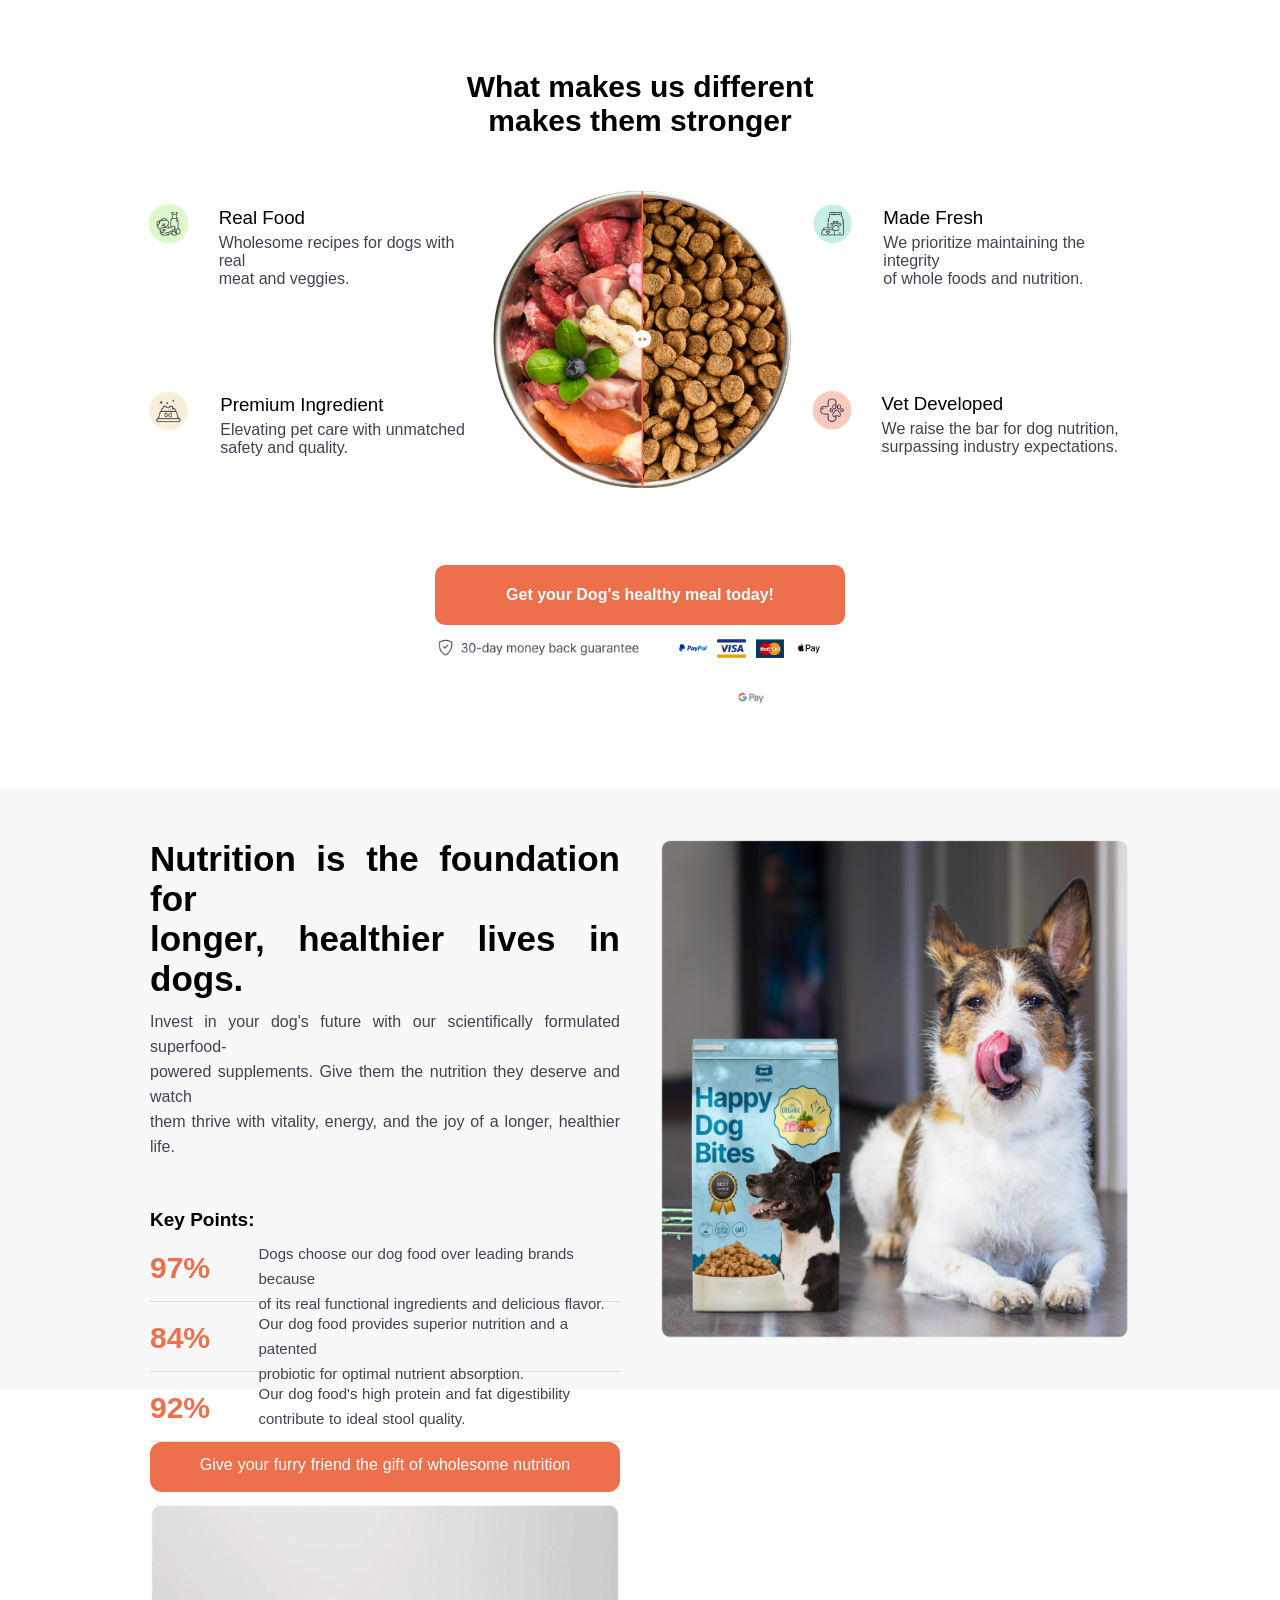
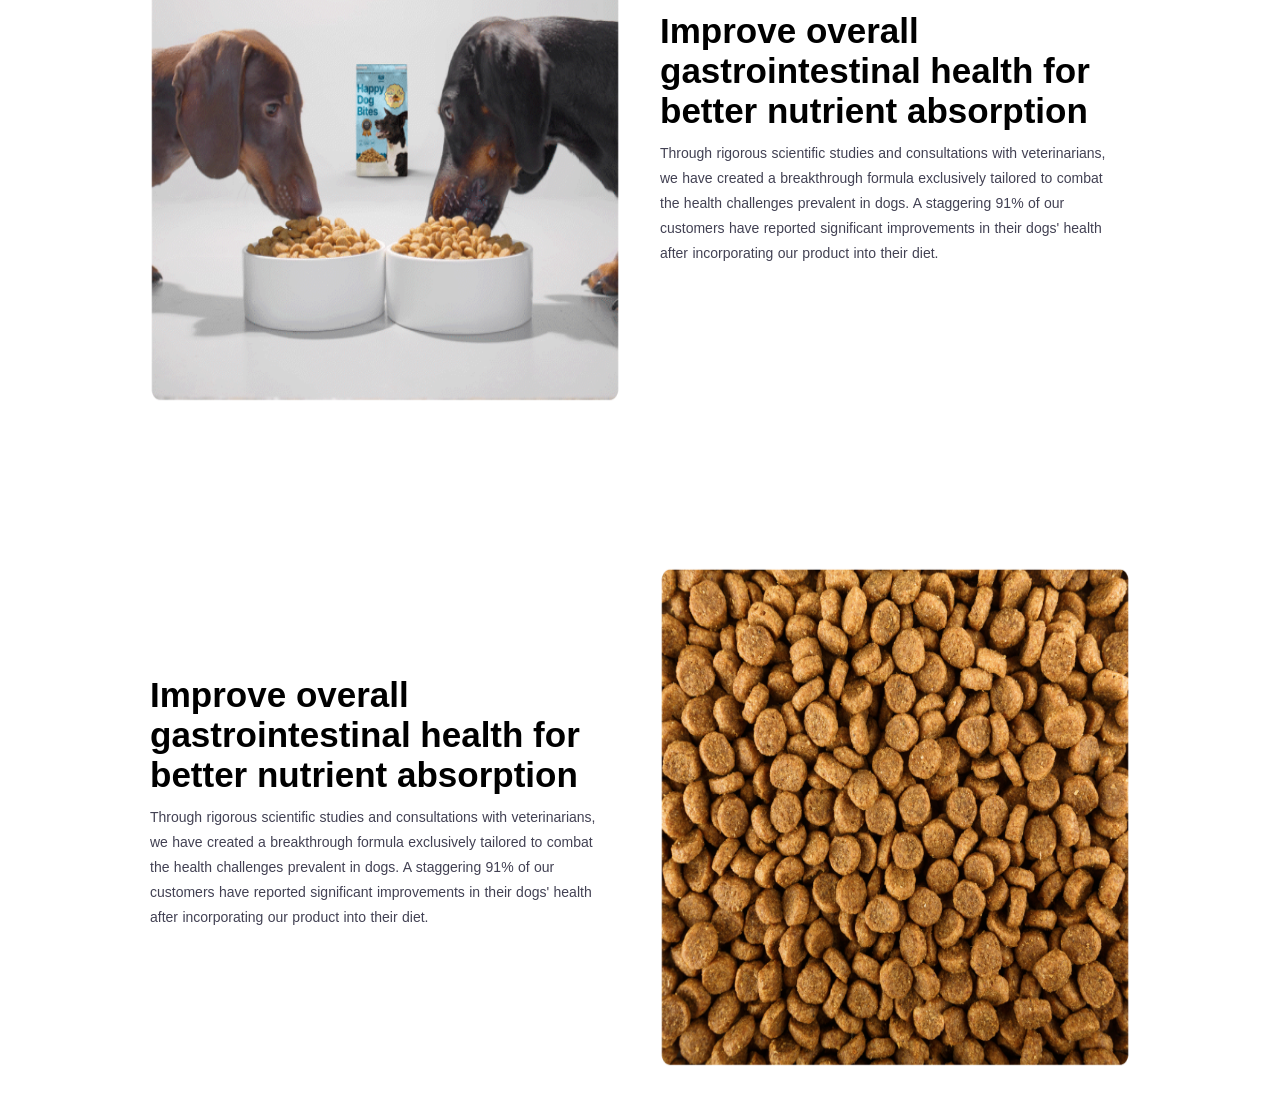
<file: index.html>
<!DOCTYPE html>
<html lang="en">
<head>
    <meta charset="UTF-8">
    <meta name="viewport" content="width=device-width, initial-scale=1.0">
    <title>Test Site</title>
    <link rel="stylesheet" href="style.css">

</head>
<body>

    <!-- header -->
<section class="header">
    <h1>What makes us different <br> makes them stronger</h1>

    
                    <div class="row">
                            <div>

                                    <div class="header-col">

                                        

                                                    <img src="RealFood.png">
                                                        <div>
                                                            <h3>Real Food</h3>
                                                            <p>Wholesome recipes for dogs with real <br> meat and veggies.</p>
                                                        </div>
                                
                                    </div>
                                        
                                    
                                            
                                    <div class="header-col">
                                
                                                        <img src="PremiumIngredients.png">
                                                            <div>
                                                                <h3>Premium Ingredient</h3>
                                                                <p>Elevating pet care with unmatched <br> safety and quality.</p>
                                                            </div>
                                    
                                    </div>
                            </div>             


                            
                                    <div class="grand-image">
                                        <img src="FoodBowl.png">
                                    </div>
                            

                            
                            <div>

                                    <div class="header-col">

                                        

                                                    <img src="MadeFresh.png">
                                                        <div>
                                                            <h3>Made Fresh</h3>
                                                            <p>We prioritize maintaining the integrity <br> of whole foods and nutrition.</p>
                                                        </div>
                                
                                    </div>
                                        
                                    
                                    
                                    
                                        <div class="header-col">
                                
                                                        <img src="VetDeveloped.png">
                                                            <div>
                                                                <h3>Vet Developed</h3>
                                                                <p>We raise the bar for dog nutrition,<br> surpassing industry expectations.</p>
                                                            </div>
                                    
                                        </div>
                            </div>
                    </div>




    <div class="payment">
        <div class="payment-text">
            <p>Get your Dog's healthy meal today!</p>
        </div>

        <div class="row">
            <div class="payment-icon">

                <div class="guarant">
                    <img src="Guarantee.png">
                </div>

                <div>
                    <img src="PayPal.png">
                    <img src="VisaCard.jpg">
                    <img src="MasterCard.jpg">
                    <img src="ApplePay.png">
                    <img src="GPay.png">
                </div>

            </div>
        </div>
    </div>

</section>



<section class="dogSection">
    
                    <div class="row">

                                    <div class="dogSection-col">
                                                            <div>
                                                                    <h1>Nutrition is the foundation for <br> longer, healthier lives in dogs.</h3>
                                                                    
                                                                    <p>Invest in your dog's future with our scientifically formulated superfood-<br>
                                                                        powered supplements. Give them the nutrition they deserve and watch<br> 
                                                                        them thrive with vitality, energy, and the joy of a longer, healthier life.</p>

                                                                    <h3>Key Points:</h3>

                                                                    <div class="dogRow">

                                                                            <h3>97%</h3>

                                                                            <p>Dogs choose our dog food over leading brands because <br> of its real functional
                                                                                ingredients and delicious flavor.</p>

                                                                    </div>

                                                                    

                                                                    <div class="dogRow">

                                                                        <h3>84%</h3>

                                                                        <p>Our dog food provides superior nutrition and a patented <br> probiotic for optimal nutrient absorption.</p>

                                                                </div>

                                                                

                                                                <div class="dogRow">

                                                                    <h3>92%</h3>

                                                                    <p>Our dog food's high protein and fat digestibility <br> contribute to ideal stool quality.</p>

                                                                </div>


                                                                <div class="dog-text">
                                                                    
                                                                        <p>Give your furry friend the gift of wholesome nutrition</p>
                                                                
                                                                </div>

                                                            


                                                            </div>
                                            
                                    </div>

                                    <div class="dogSection-col2">
                                                        
                                                            <img src="Dog2.png">
                                                    
                                    </div>
                                    
                    </div>


</section>




<section class="EatingDogSection">
    
    <div class="row">


                    <div class="EatingDogSection-col2">
                                                    
                        <img src="EatingDogs.png">
                
                    </div>



                    <div class="EatingDogSection-col">
                                            <div>
                                                    <h1>Improve overall <br> gastrointestinal health for <br> better nutrient absorption</h3>
                                                    
                                                    <p>Through rigorous scientific studies and consultations with veterinarians, <br>
                                                        we have created a breakthrough formula exclusively tailored to combat <br> 
                                                        the health challenges prevalent in dogs. A staggering 91% of our <br> 
                                                        customers have reported significant improvements in their dogs' health <br>
                                                        after incorporating our product into their diet.
                                                    </p>

                                    
                                            </div>
                            
                    </div>

    </div>


</section>


<section class="NutsSection">
    
    <div class="row">

                    <div class="NutsSection-col">
                                            <div>
                                                    <h1>Improve overall <br> gastrointestinal health for <br> better nutrient absorption</h3>
                                                    
                                                    <p>Through rigorous scientific studies and consultations with veterinarians, <br>
                                                        we have created a breakthrough formula exclusively tailored to combat <br> 
                                                        the health challenges prevalent in dogs. A staggering 91% of our <br> 
                                                        customers have reported significant improvements in their dogs' health <br>
                                                        after incorporating our product into their diet.
                                                    </p>

                                    
                                            </div>
                            
                    </div>


                    <div class="NutsSection-col2">
                                                    
                        <img src="NutsPix.png">
                
                    </div>

    </div>


</section>


</body>
</html>
</file>
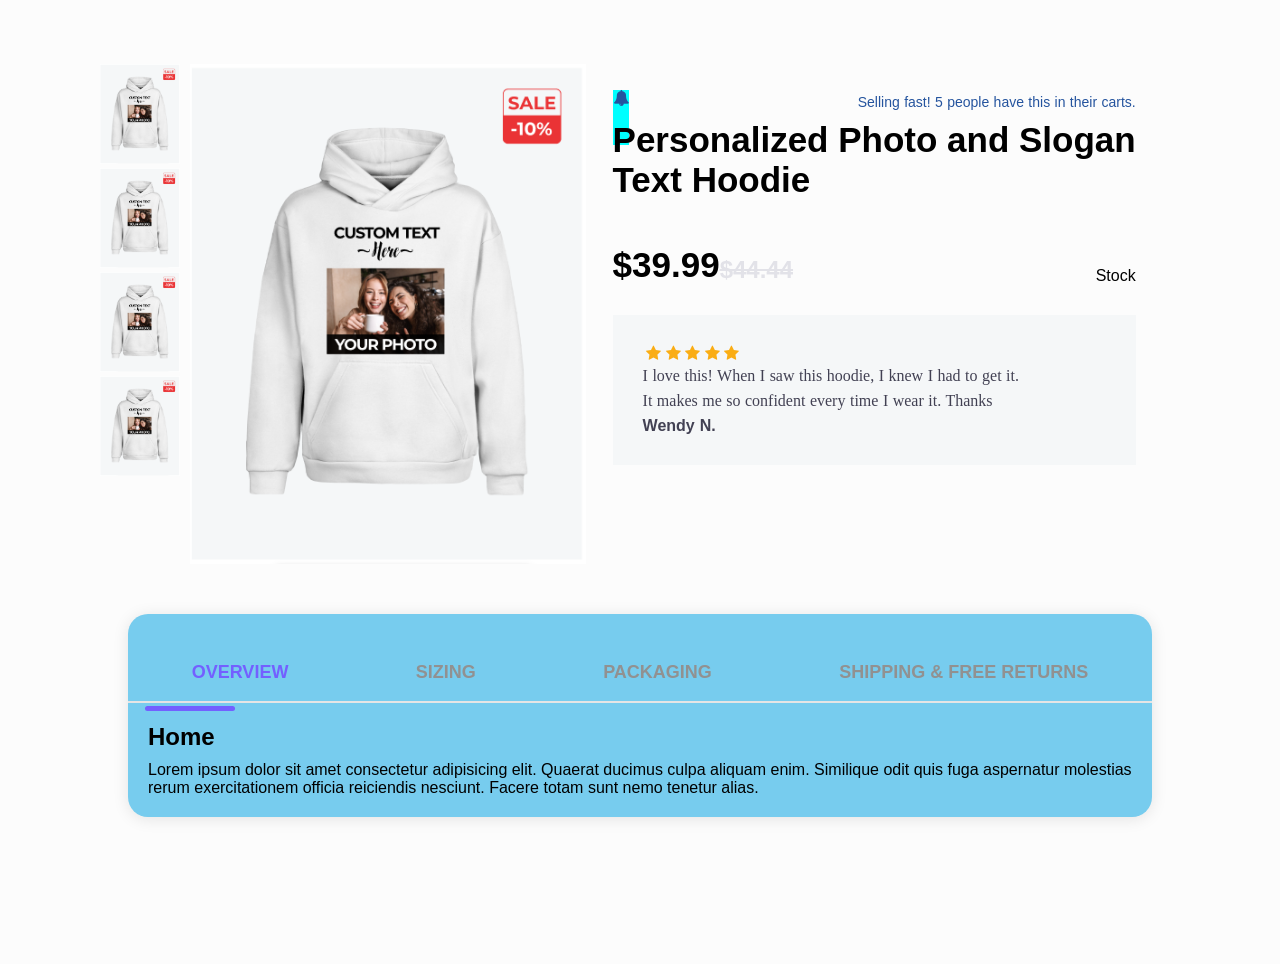
<file: ui_page.html>
<!DOCTYPE html>
<html lang="en">
<head>

    <meta charset="UTF-8">
    <meta name="viewport" content="width=device-width, initial-scale=1.0">
    <title>UI_Page</title>
    <link rel="stylesheet" href="styleui.css">
    <link rel="preconnect" href="https://fonts.googleapis.com">
    <link rel="preconnect" href="https://fonts.gstatic.com" crossorigin>
    <link rel="stylesheet" href="https://fonts.googleapis.com/css2?family=Poppins:ital,wght@0,100;0,200;0,300;0,400;0,500;0,600;0,700;0,800;0,900;1,100;1,200;1,300;1,400;1,500;1,600;1,700;1,800;1,900&family=Roboto+Condensed:ital,wght@0,100..900;1,100..900&display=swap">
    <link rel="stylesheet" href="https://stackpath.bootstrapcdn.com/font-awesome/4.7.0/css/font-awesome.min.css">

</head>
<body>


<!-- header -->
<section class="HoodSection">
    
    <div class="row">

                <div class="HoodSection-Image">


                    <div class="ThumbnailSection">
                                                    
                        <img src="UI Images/Hood_Cover.png">
                        <img src="UI Images/Hood_Cover.png">
                        <img src="UI Images/Hood_Cover.png">
                        <img src="UI Images/Hood_Cover.png">
                        
                    </div>

                    <div class="Hood">
                                                    
                        <img src="UI Images/Hood_Cover.png">
                
                    </div>

                </div>



                <div class="HoodSection-text">
                                            <div>
                                                    <div class="top-text">
                                                            <div class="row">

                                                                <div style="color: #25549E; background-color:aqua;"><i class="fa fa-bell" aria-hidden="true"></i></div>
                                                                <div style="align-self: flex-start;"><p style="color: #25549E;">Selling fast! 5 people have this in their carts.</p></div>
                                                            
                                                            </div>
                                                    </div>

                                                    <h1>Personalized Photo and Slogan<br> Text Hoodie</h3>

                                                    <!--Price Tag-->
                                                        <div style="align-content: center;">
                                                            <div class="row">

                                                                        <div style="margin-bottom: 20px;">
                                                                        
                                                                            <div class="row">
                                                                                <div><h1>$39.99</h2></div>
                                                                                    
                                                                                <div style="align-self: center;">
                                                                                    <h2 style="color: #e2e2e8; text-decoration: line-through;">$44.44</h3>
                                                                                </div>

                                                                            </div>

                                                                        </div>

                                                                        <div style="align-self: center;">
                                                                            Stock
                                                                        </div>

                                                            </div>

                                                    </div>

                                                    <!--Review-->

                                                    <div class="review">
                                                        <div>
                                                            <div class="review-star">
                                                                    <i class="fa fa-star"></i>
                                                                    <i class="fa fa-star"></i>
                                                                    <i class="fa fa-star"></i>
                                                                    <i class="fa fa-star"></i>
                                                                    <i class="fa fa-star"></i>
                                                                    
                                                            </div>

                                                            <div class="review-text">
                                                                    <p>
                                                                        I love this! When I saw this hoodie, I knew I had to get it.<br> 
                                                                        It makes  me so confident every time I wear it. Thanks <br>
                                                                
                                                                    <b style="font-size: 16px;"> Wendy N.</b>
                                                                    </p>
                                                                    
                                                                    
                                                            </div>

                                                        </div>
                                                    </div>
                                                    
                                            </div>
                            
                </div>

    </div>


</section>

<!-- Another Section -->

<Section>
<div class="container">
    <div class="tab-box">
        <button class="tab-btn active">OVERVIEW</button>
        <button class="tab-btn">SIZING</button>
        <button class="tab-btn">PACKAGING</button>
        <button class="tab-btn">SHIPPING & FREE RETURNS</button>
        <div class="line"></div>
    </div>
    <div class="content_box">
        <div class="content active">
            <h2>Home</h2>
            <p>
                Lorem ipsum dolor sit amet consectetur adipisicing elit. 
                Quaerat ducimus culpa aliquam enim. Similique odit quis 
                fuga aspernatur molestias rerum exercitationem officia 
                reiciendis nesciunt. Facere totam sunt nemo tenetur alias.
            </p>
        </div>

        <div class="content">
            <h2>About</h2>
            <p>Lorem ipsum dolor sit amet consectetur adipisicing elit. 
                Quaerat ducimus culpa aliquam enim. Similique odit quis 
                fuga aspernatur molestias rerum exercitationem officia 
                reiciendis nesciunt. Facere totam sunt nemo tenetur alias.
            </p>
        </div>

        <div class="content">
            <h2>Blogs</h2>
            <p>Lorem ipsum dolor sit amet consectetur adipisicing elit. 
                Quaerat ducimus culpa aliquam enim. Similique odit quis 
                fuga aspernatur molestias rerum exercitationem officia 
                reiciendis nesciunt. Facere totam sunt nemo tenetur alias.
            </p>
        </div>

        <div class="content">
            <h2>Contact Us</h2>
            <p>Lorem ipsum dolor sit amet consectetur adipisicing elit. 
                Quaerat ducimus culpa aliquam enim. Similique odit quis 
                fuga aspernatur molestias rerum exercitationem officia 
                reiciendis nesciunt. Facere totam sunt nemo tenetur alias.
            </p>
        </div>

    </div>

</div>

</Section>


<script src="script.js"></script>
</body>
</html>
</file>
<file: style.css>
*{
    margin: 0;
    padding: 0;
    font-family: "Roboto Condensed", sans-serif;
    font-optical-sizing: auto;
    font-weight: normal;
    font-style: normal;
}

/* header */

.header{
    width: 80%;
    margin: auto;
    padding-top: 70px;
    text-align: center;
}
.header-col{
    flex-basis: 44%;
    border-radius: 10px;
    margin-bottom: 20%;
    text-align: left;
    background: none;
    padding: 15px;
    cursor: pointer;
    display: flex;
    position: relative;
}


.header-col img{
    height: 40px; 
    margin-left: 5px;
    margin-right: 30px;
    border-radius: 50px;
}

.grand-image img{
    width: 300px;
    height: 300px;
}

.header-col p{
    padding-top: 5px;
    color: #424153;
    
}

.header h1{
    font-weight: bold;
    font-size: 30px;
}

.header-col h3{
    margin-top: 3px;
    text-align: left;
}


.row{
    margin-top: 5%;
    display:flex;
    justify-content: space-between;
}

.payment{
    align-items: center;
    margin-left: 30%;
    margin-right: 30%;
    margin-top: 20px;
    
    
    
}

.payment-text{
    height: 40px;
}

.payment .payment-text p{
    color: white;
    background-color: #EE6F4B;
    height: 60px;
    border-radius: 10px;
    align-content: center;
    font-size: 16px;
    cursor: pointer;
    font-weight: bold;
    
}

.payment-icon{
    display: flex;

}

.payment-icon img{
    flex: 1;
    object-fit: contain;
    margin: 3px;
    height: 40px;
    width: 15%;
    border-radius: 10px;
    cursor: pointer;
}

.payment-icon .guarant img{
    height: 40px;
    width: 100%;
}


@media(max-width: 700px){
    .header-col img{
        margin-left: 0px;
        margin-right: 15px;
    }
}

/*****/

.dogSection{
    width: 100%;
    text-align: center;
    align-items: center;
    background-color: #f8f8f8;

}

.dogSection-col{
    flex-basis: 45%;
    margin-right: 20px;
    margin-left: 150px;
    margin-top: 50px;
    margin-bottom: 50px;
    width: 80%;
    border-radius: 10px;
    
    text-align: center;
    width: 500px;
    height: 500px;
    cursor: pointer;
    display: flex;
    position: relative;
}

.dogSection-col2{
    flex-basis: 45%;
    margin-right: 150px;
    margin-left: 20px;
    margin-top: 50px;
    margin-bottom: 50px;
    width: 80%;
    border-radius: 10px;
    align-content: center;
    
    width: 500px;
    height: 500px;
    cursor: pointer;
    display: flex;
    position: relative;

}

.dogSection-col2 img{
    height: 100%;
    width: 100%;
}

.dogSection-col h1{
    width: 100%;
    text-align: justify;
    padding-bottom: 10px;
    font-size: 35px;
    font-weight: bold;
}

.dogSection-col p{
    width: 100%;
    text-align: justify;
    word-spacing: 0.5px;
    padding-bottom: 30px;
    font-size: 16px;
    line-height: 25px;
    color:#424153
    
}

.dogSection-col h3{
    width: 100%;
    text-align: justify;
    font-size: 19px;
    font-weight: bold;
    padding-top: 20px;
    
}


.dogRow{
    margin-top: 2%;
    display:flex;
    justify-content: space-between;
    height: 60px;
    border-bottom: 0.5px solid rgba(223, 214, 205, 0.843);
    
}

.dogRow h3{
    width: 30%;
    text-align: left;
    padding-top: 10px;
    color: #EE6F4B;
    font-family: Arial, Helvetica, sans-serif;
    font-weight: bolder;
    font-size: 30px;
    font-weight: bold;
}

.dogRow p{
    width: 100%;
    text-align: justify;
    text-align: left;
    font-size: 15px;
    

}

hr{
    color: rgb(15, 109, 180);
    font-size: 40px;
}

.dog-text{
    background-color: #EE6F4B;
    width: 100%;
    height: 50px;
    align-items: center;
    justify-content: center;
    justify-items: center;
    border-radius: 12px;
}

.dog-text p{
    font-size: 16px;
    color: white;
    text-align: center;
    padding-top: 10px;

}


/*****/

.EatingDogSection{
    width: 100%;
    text-align: center;
    align-items: center;


}

.EatingDogSection-col{
    flex-basis: 45%;
    margin-right: 150px;
    margin-left: 20px;
    margin-top: 50px;
    margin-bottom: 50px;
    width: 80%;
    border-radius: 10px;
    align-items: center;
    width: 500px;
    height: 500px;
    display: flex;
    position: relative;
}

.EatingDogSection-col2{
    flex-basis: 45%;
    margin-right: 20px;
    margin-left: 150px;
    margin-top: 50px;
    margin-bottom: 50px;
    width: 80%;
    border-radius: 10px;
    align-content: center;
    
    width: 500px;
    height: 500px;
    cursor: pointer;
    display: flex;
    position: relative;

}

.EatingDogSection-col2 img{
    height: 100%;
    width: 100%;
}

.EatingDogSection-col h1{
    width: 100%;
    text-align: justify;
    padding-bottom: 10px;
    font-size: 35px;
    font-weight: bold;
}

.EatingDogSection-col p{
    width: 100%;
    text-align: justify;
    word-spacing: 0.5px;
    padding-bottom: 30px;
    font-size: 14px;
    line-height: 25px;
    color:#424153
    
}


/*****/

.NutsSection{
    width: 100%;
    text-align: center;
    align-items: center;


}

.NutsSection-col{
    flex-basis: 45%;
    margin-right: 20px;
    margin-left: 150px;
    margin-top: 50px;
    margin-bottom: 50px;
    width: 80%;
    border-radius: 10px;
    align-items: center;
    width: 500px;
    height: 500px;
    display: flex;
    position: relative;
}

.NutsSection-col2{
    flex-basis: 45%;
    margin-right: 150px;
    margin-left: 20px;
    margin-top: 50px;
    margin-bottom: 50px;
    width: 80%;
    border-radius: 10px;
    align-content: center;
    width: 500px;
    height: 500px;
    cursor: pointer;
    display: flex;
    position: relative;

}

.NutsSection-col2 img{
    height: 100%;
    width: 100%;
}

.NutsSection-col h1{
    width: 100%;
    text-align: justify;
    padding-bottom: 10px;
    font-size: 35px;
    font-weight: bold;
}

.NutsSection-col p{
    width: 100%;
    text-align: justify;
    word-spacing: 0.5px;
    padding-bottom: 30px;
    font-size: 14px;
    line-height: 25px;
    color:#424153
    
}

/*********************************************** UI Page ********************************************************/
</file>
<file: styleui.css>
*{
    margin: 0;
    padding: 0;
    box-sizing: border-box;
    font-family: sans-serif;
}

body{
    background-color: #fcfcfc;
    justify-content: center;
    align-items: center;
    height: 100vh;
}

.row{
    margin-top: 5%;
    display:flex;
    justify-content: space-between;
}


/*******Header*******/

.top-text{
    height: 30px;
}

.top-text .bi{
    color: #25549E;
}

.HoodSection{
    width: 100%;
    text-align: center;
    align-items: center;

}

.HoodSection-Image{
    margin-left: 100px;
    
    margin-bottom: 50px;
    width: 80%;
    border-radius: 10px;
    align-content: center;
    
    width: 500px;
    height: 500px;
    cursor: pointer;
    display: flex;
    position: relative;
}

.Hood{
    margin-left: 10px;

}
.Hood img{
    height: 100%;
    width: 100%;
}

.ThumbnailSection{
    width: 80px;
    height: 400px;
}

.ThumbnailSection img{
    width: 80px;
    height: 100px;
    
}

.HoodSection-text{
    flex-basis: 45%;
    margin-right: 100px;
    margin-left: 20px;
    margin-bottom: 50px;
    width: 80%;
    align-items: flex-start;
    width: 500px;
    height: 500px;
    display: flex;
    position: relative;
}

.HoodSection-text h1{
    width: 100%;
    text-align: justify;
    padding-bottom: 10px;
    font-size: 35px;
    font-weight: bold;
}

.HoodSection-text p{
    width: 100%;
    text-align: justify;
    word-spacing: 0.5px;
    padding-bottom: 30px;
    font-size: 14px;
    line-height: 25px;
    color:#424153
    
}

/**Review**/

.icons .fa{
    color: #f44336;
    margin: 0 13px;
    cursor: pointer;
    padding: 18px 0;
}
fa-heart-o{
    color: #f44336;
}

.review{
    padding: 30px;
    padding-right: 60px;
    background-color: #F5F7F8;
    height: 150px;
}

.review-text p{
    font-size: 16px;
    font-family: 'Open Sans';
    word-spacing: 0.5px;
}

.review-star{
    align-items: left;
    width: 100px;
}

.review-star .fa{
    color: #faad14;
}














/********************/
.container{
    width: 80%;
    margin: auto;
    padding-top: 70px;
    background-color: rgb(119, 204, 238);
    padding-top: 30px;
    box-shadow: 0 2px 16px rgba(0,0,0,0.1);
    border-radius: 20px;
}

.tab-box{
    width: 100%;
    display: flex;
    justify-content: space-around;
    align-items: center;
    border-bottom: 2px solid rgba(229, 229,229);
    font-size: 18px; 
    font-weight: 600;
    position: relative;
}

.tab-box .tab-btn{
    font-size: 18px;
    font-weight: 600;
    color: #919191;
    background: none;
    border: none;
    padding: 18px;
    cursor: pointer;
}

.tab-box .tab-btn.active{
    color: #7360ff;

}

.content_box{
    padding: 20px;
}

.content_box .content{
    display: none;
    animation: moving 0.5s ease;
}

@keyframes moving{
    from{transform: translateX(50px); opacity: 0;}
    to{transform: translateX(0px); opacity: 1;}
}

.content_box .content.active{
    display: block;
}

.content_box .content h2{
    margin-bottom: 10px;
} 

.line{
    position: absolute;
    top: 62px;
    left: 17px;
    width: 90px;
    height: 5px;
    background-color: #7360ff;
    border-radius: 10px;
    transition: all 0.3s ease-in-out;
}
</file>
